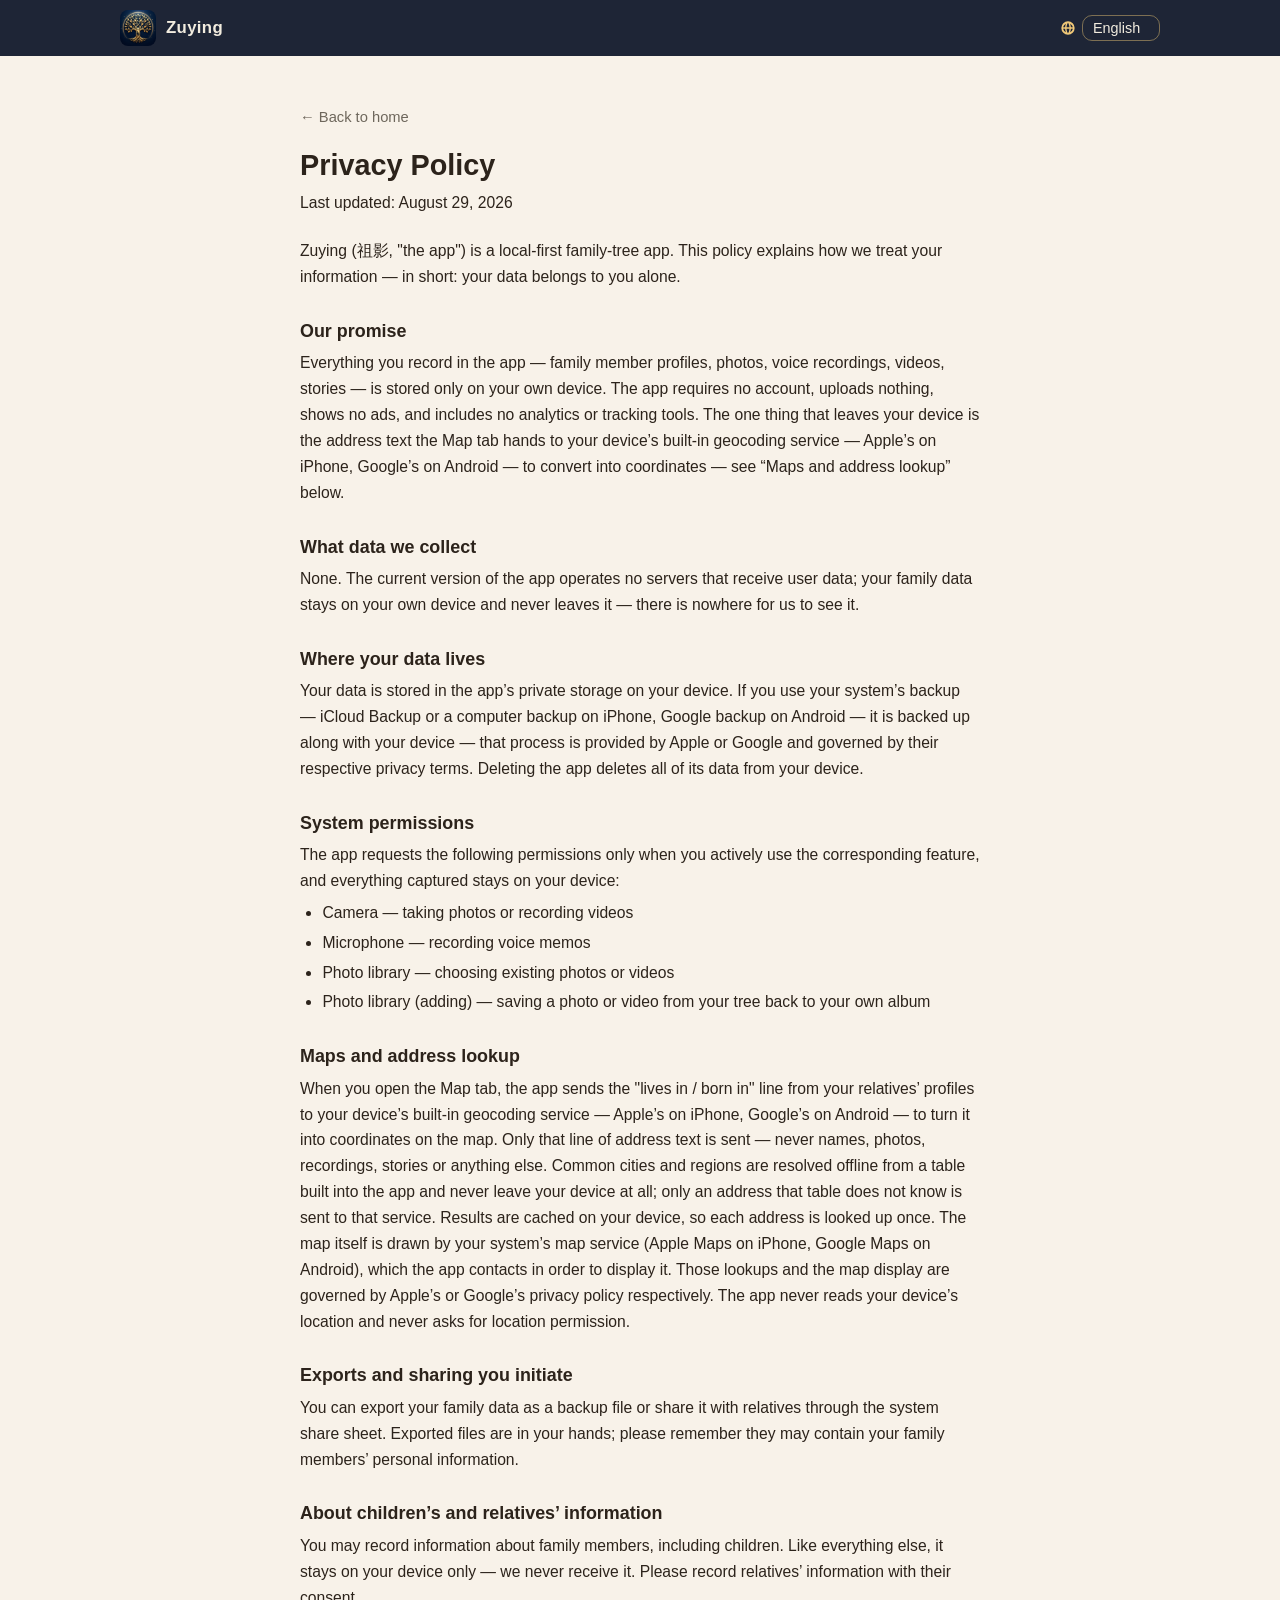
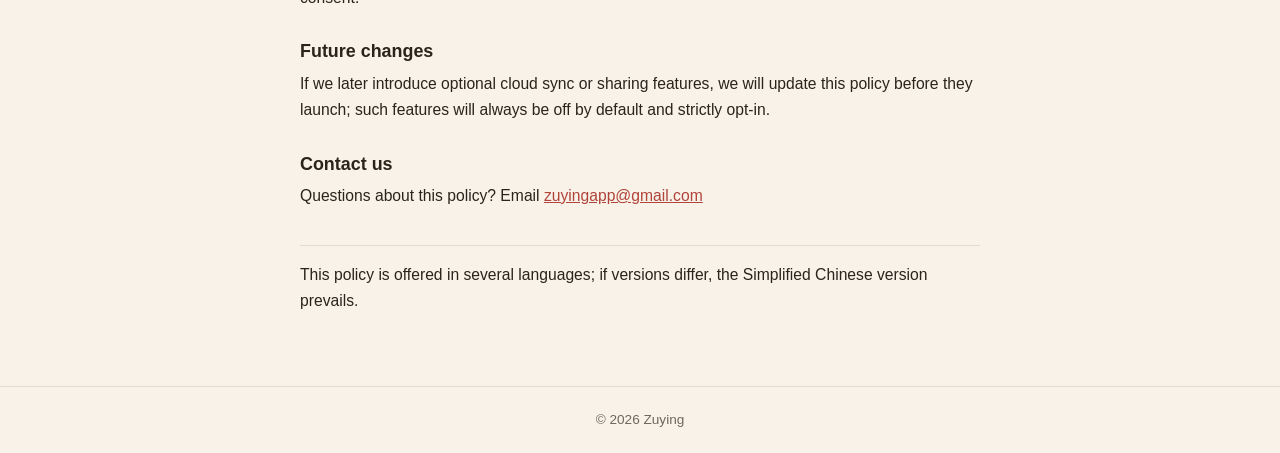
<file: privacy.html>
<!doctype html>
<html lang="zh">
<head>
<meta charset="utf-8">
<meta name="viewport" content="width=device-width, initial-scale=1">
<title>隐私政策 — 祖影</title>
<meta name="robots" content="index,follow">
<link rel="icon" href="assets/favicon.png">
<link rel="stylesheet" href="styles.css">
</head>
<body>

<header class="nav">
  <div class="nav-inner">
    <a class="brand" href="index.html">
      <img src="assets/icon-192.png" alt="祖影" width="36" height="36">
      <span class="brand-name" data-i18n="brand">祖影</span>
    </a>
    <div class="lang-wrap" style="margin-left:auto">
      <svg viewBox="0 0 24 24" width="16" height="16" aria-hidden="true"><path fill="currentColor" d="M12 2a10 10 0 1 0 0 20 10 10 0 0 0 0-20zm7.4 9h-3.1a15.6 15.6 0 0 0-1.2-5.3A8 8 0 0 1 19.4 11zM12 4.1c.9 1.2 1.9 3.4 2.2 6.9H9.8c.3-3.5 1.3-5.7 2.2-6.9zM4.6 13h3.1c.1 1.9.5 3.7 1.2 5.3A8 8 0 0 1 4.6 13zm3.1-2H4.6a8 8 0 0 1 4.3-5.3A15.6 15.6 0 0 0 7.7 11zm2.1 2h4.4c-.3 3.5-1.3 5.7-2.2 6.9-.9-1.2-1.9-3.4-2.2-6.9zm5.3 5.3c.7-1.6 1.1-3.4 1.2-5.3h3.1a8 8 0 0 1-4.3 5.3z"/></svg>
      <select id="langSelect" aria-label="Language">
        <option value="zh">简体中文</option>
        <option value="zh_Hant">繁體中文</option>
        <option value="en">English</option>
        <option value="es">Español</option>
        <option value="fr">Français</option>
        <option value="hi">हिन्दी</option>
      </select>
    </div>
  </div>
</header>

<main class="legal">
  <a class="back-link" href="index.html" data-i18n="backHome">← 返回首页</a>
  <h1 data-i18n="title">隐私政策</h1>
  <p class="legal-updated" data-i18n="updated">最后更新：2026年8月29日</p>
  <p data-i18n="intro">祖影（下称"本应用"）是一款本地优先的家族树应用。本政策说明我们如何对待你的信息——简单说：你的数据只属于你。</p>

  <h2 data-i18n="s1T">我们的承诺</h2>
  <p data-i18n="s1B">你在本应用中记录的一切——家族成员资料、照片、录音、视频、故事——全部只保存在你自己的设备上。本应用不需要注册账号，不上传数据，不含广告，也不接入任何统计或追踪工具。唯一离开设备的内容，是"地图"页把地址文字交给系统内置的地址定位服务换算坐标——iPhone 上由 Apple 提供，Android 上由 Google 提供（见下文《地图与地址定位》）。</p>

  <h2 data-i18n="s2T">我们收集哪些数据</h2>
  <p data-i18n="s2B">不收集。当前版本的本应用不运营任何接收用户数据的服务器；你的家族数据保存在你自己的设备上，从未离开过——我们没有能看到它的地方。</p>

  <h2 data-i18n="s3T">数据保存在哪里</h2>
  <p data-i18n="s3B">数据保存在你设备上本应用的专属存储空间中。如果你开启了系统备份——iPhone 上的 iCloud 备份或电脑备份，Android 上的 Google 备份——这些数据会随设备一起备份，该过程分别由 Apple 或 Google 提供，受各自的隐私条款约束。删除本应用会同时删除设备上的全部应用数据。</p>

  <h2 data-i18n="s4T">系统权限</h2>
  <p data-i18n="s4B">本应用只在你主动使用相应功能时请求以下权限，获取的内容全部保存在本地：</p>
  <ul>
    <li data-i18n="s4i1">相机——拍摄照片或录制视频</li>
    <li data-i18n="s4i2">麦克风——录制语音</li>
    <li data-i18n="s4i3">相册——选取已有的照片或视频</li>
    <li data-i18n="s4i4">相册（存入）——把家族树里的照片或视频存回你自己的相册</li>
  </ul>

  <h2 data-i18n="sMapT">地图与地址定位</h2>
  <p data-i18n="sMapB">当你打开"地图"页时，本应用会把家人资料里的"现居地／出生地"这行文字发送给设备系统内置的地址定位服务（Geocoding），换算成地图上的坐标——iPhone 上由 Apple 提供，Android 上由 Google 提供。只发送这一行地址文字——不含姓名、照片、录音、故事或任何其他内容。常见的城市和地区由应用内置的地名表离线换算，根本不会发出去；只有这张表不认识的地址才会交给该服务。换算结果缓存在你的设备上，同一个地址只查询一次。地图画面本身也由系统的地图服务绘制（iPhone 上是 Apple 地图，Android 上是 Google 地图），显示地图时会向其发出必要的网络请求。这些查询与地图显示分别受 Apple 或 Google 的隐私条款约束。本应用不读取你设备的定位，也从不请求定位权限。</p>

  <h2 data-i18n="s5T">你主动的导出与分享</h2>
  <p data-i18n="s5B">你可以把家族数据导出为备份文件，或通过系统分享发送给亲人。导出的文件由你自行保管与分享；请注意其中可能包含家人的个人信息。</p>

  <h2 data-i18n="s6T">关于儿童与家人的信息</h2>
  <p data-i18n="s6B">你可能会在应用中记录包括儿童在内的家人信息。这些信息与其他数据一样只保存在你的设备上，我们不会收到。请在征得家人同意的前提下记录他们的信息。</p>

  <h2 data-i18n="s7T">未来的变化</h2>
  <p data-i18n="s7B">如果我们将来推出可选的云端同步或分享功能，会在功能上线前更新本政策；此类功能一定默认关闭，由你主动选择开启。</p>

  <h2 data-i18n="s8T">联系我们</h2>
  <p><span data-i18n="s8B">对本政策有任何疑问，请发邮件至</span> <a href="mailto:zuyingapp@gmail.com">zuyingapp@gmail.com</a></p>

  <p class="legal-note" data-i18n="langNote">本政策提供多语言版本；如各版本之间存在出入，以简体中文版本为准。</p>
</main>

<footer class="footer">
  <span data-i18n="footer">© 2026 祖影</span>
</footer>

<script>
'use strict';
const PRIV = {
  zh: {
    docTitle: '隐私政策 — 祖影', brand: '祖影', backHome: '← 返回首页',
    title: '隐私政策', updated: '最后更新：2026年8月29日',
    intro: '祖影（下称"本应用"）是一款本地优先的家族树应用。本政策说明我们如何对待你的信息——简单说：你的数据只属于你。',
    s1T: '我们的承诺',
    s1B: '你在本应用中记录的一切——家族成员资料、照片、录音、视频、故事——全部只保存在你自己的设备上。本应用不需要注册账号，不上传数据，不含广告，也不接入任何统计或追踪工具。唯一离开设备的内容，是"地图"页把地址文字交给系统内置的地址定位服务换算坐标——iPhone 上由 Apple 提供，Android 上由 Google 提供（见下文《地图与地址定位》）。',
    s2T: '我们收集哪些数据',
    s2B: '不收集。当前版本的本应用不运营任何接收用户数据的服务器；你的家族数据保存在你自己的设备上，从未离开过——我们没有能看到它的地方。',
    s3T: '数据保存在哪里',
    s3B: '数据保存在你设备上本应用的专属存储空间中。如果你开启了系统备份——iPhone 上的 iCloud 备份或电脑备份，Android 上的 Google 备份——这些数据会随设备一起备份，该过程分别由 Apple 或 Google 提供，受各自的隐私条款约束。删除本应用会同时删除设备上的全部应用数据。',
    s4T: '系统权限',
    s4B: '本应用只在你主动使用相应功能时请求以下权限，获取的内容全部保存在本地：',
    s4i1: '相机——拍摄照片或录制视频', s4i2: '麦克风——录制语音', s4i3: '相册——选取已有的照片或视频', s4i4: '相册（存入）——把家族树里的照片或视频存回你自己的相册',
    sMapT: '地图与地址定位',
    sMapB: '当你打开"地图"页时，本应用会把家人资料里的"现居地／出生地"这行文字发送给设备系统内置的地址定位服务（Geocoding），换算成地图上的坐标——iPhone 上由 Apple 提供，Android 上由 Google 提供。只发送这一行地址文字——不含姓名、照片、录音、故事或任何其他内容。常见的城市和地区由应用内置的地名表离线换算，根本不会发出去；只有这张表不认识的地址才会交给该服务。换算结果缓存在你的设备上，同一个地址只查询一次。地图画面本身也由系统的地图服务绘制（iPhone 上是 Apple 地图，Android 上是 Google 地图），显示地图时会向其发出必要的网络请求。这些查询与地图显示分别受 Apple 或 Google 的隐私条款约束。本应用不读取你设备的定位，也从不请求定位权限。',
    s5T: '你主动的导出与分享',
    s5B: '你可以把家族数据导出为备份文件，或通过系统分享发送给亲人。导出的文件由你自行保管与分享；请注意其中可能包含家人的个人信息。',
    s6T: '关于儿童与家人的信息',
    s6B: '你可能会在应用中记录包括儿童在内的家人信息。这些信息与其他数据一样只保存在你的设备上，我们不会收到。请在征得家人同意的前提下记录他们的信息。',
    s7T: '未来的变化',
    s7B: '如果我们将来推出可选的云端同步或分享功能，会在功能上线前更新本政策；此类功能一定默认关闭，由你主动选择开启。',
    s8T: '联系我们', s8B: '对本政策有任何疑问，请发邮件至',
    langNote: '本政策提供多语言版本；如各版本之间存在出入，以简体中文版本为准。',
    footer: '© 2026 祖影',
  },
  zh_Hant: {
    docTitle: '隱私政策 — 祖影', brand: '祖影', backHome: '← 返回首頁',
    title: '隱私政策', updated: '最後更新：2026年8月29日',
    intro: '祖影（下稱「本應用程式」）是一款本地優先的家族樹應用程式。本政策說明我們如何對待你的資訊——簡單說：你的資料只屬於你。',
    s1T: '我們的承諾',
    s1B: '你在本應用程式中記錄的一切——家族成員資料、照片、錄音、影片、故事——全部只保存在你自己的裝置上。本應用程式不需要註冊帳號，不上傳資料，不含廣告，也不接入任何統計或追蹤工具。唯一離開裝置的內容，是「地圖」頁把地址文字交給系統內建的地址定位服務換算座標——iPhone 上由 Apple 提供，Android 上由 Google 提供（見下文〈地圖與地址定位〉）。',
    s2T: '我們收集哪些資料',
    s2B: '不收集。目前版本的本應用程式不營運任何接收使用者資料的伺服器；你的家族資料保存在你自己的裝置上，從未離開——我們沒有能看到它的地方。',
    s3T: '資料保存在哪裡',
    s3B: '資料保存在你裝置上本應用程式的專屬儲存空間中。如果你開啟了系統備份——iPhone 上的 iCloud 備份或電腦備份，Android 上的 Google 備份——這些資料會隨裝置一起備份，該過程分別由 Apple 或 Google 提供，受各自的隱私條款約束。刪除本應用程式會同時刪除裝置上的全部應用資料。',
    s4T: '系統權限',
    s4B: '本應用程式只在你主動使用相應功能時請求以下權限，取得的內容全部保存在本地：',
    s4i1: '相機——拍攝照片或錄製影片', s4i2: '麥克風——錄製語音', s4i3: '相簿——選取已有的照片或影片', s4i4: '相簿（存入）——把家族樹裡的照片或影片存回你自己的相簿',
    sMapT: '地圖與地址定位',
    sMapB: '當你開啟「地圖」頁時，本應用會把家人資料裡的「現居地／出生地」這行文字傳送給裝置系統內建的地址定位服務（Geocoding），換算成地圖上的座標——iPhone 上由 Apple 提供，Android 上由 Google 提供。只傳送這一行地址文字——不含姓名、照片、錄音、故事或任何其他內容。常見的城市與地區由應用程式內建的地名表離線換算，根本不會傳送出去；只有這張表不認識的地址才會交給該服務。換算結果會快取在你的裝置上，同一個地址只查詢一次。地圖畫面本身也由系統的地圖服務繪製（iPhone 上是 Apple 地圖，Android 上是 Google 地圖），顯示地圖時會向其發出必要的網路請求。這些查詢與地圖顯示分別受 Apple 或 Google 的隱私條款約束。本應用不讀取你裝置的定位，也從不請求定位權限。',
    s5T: '你主動的匯出與分享',
    s5B: '你可以把家族資料匯出為備份檔案，或透過系統分享傳送給親人。匯出的檔案由你自行保管與分享；請注意其中可能包含家人的個人資訊。',
    s6T: '關於兒童與家人的資訊',
    s6B: '你可能會在應用程式中記錄包括兒童在內的家人資訊。這些資訊與其他資料一樣只保存在你的裝置上，我們不會收到。請在徵得家人同意的前提下記錄他們的資訊。',
    s7T: '未來的變化',
    s7B: '如果我們將來推出可選的雲端同步或分享功能，會在功能上線前更新本政策；此類功能一定預設關閉，由你主動選擇開啟。',
    s8T: '聯絡我們', s8B: '對本政策有任何疑問，請寄郵件至',
    langNote: '本政策提供多語言版本；如各版本之間存在出入，以簡體中文版本為準。',
    footer: '© 2026 祖影',
  },
  en: {
    docTitle: 'Privacy Policy — Zuying', brand: 'Zuying', backHome: '← Back to home',
    title: 'Privacy Policy', updated: 'Last updated: August 29, 2026',
    intro: 'Zuying (祖影, "the app") is a local-first family-tree app. This policy explains how we treat your information — in short: your data belongs to you alone.',
    s1T: 'Our promise',
    s1B: 'Everything you record in the app — family member profiles, photos, voice recordings, videos, stories — is stored only on your own device. The app requires no account, uploads nothing, shows no ads, and includes no analytics or tracking tools. The one thing that leaves your device is the address text the Map tab hands to your device’s built-in geocoding service — Apple’s on iPhone, Google’s on Android — to convert into coordinates — see “Maps and address lookup” below.',
    s2T: 'What data we collect',
    s2B: 'None. The current version of the app operates no servers that receive user data; your family data stays on your own device and never leaves it — there is nowhere for us to see it.',
    s3T: 'Where your data lives',
    s3B: 'Your data is stored in the app’s private storage on your device. If you use your system’s backup — iCloud Backup or a computer backup on iPhone, Google backup on Android — it is backed up along with your device — that process is provided by Apple or Google and governed by their respective privacy terms. Deleting the app deletes all of its data from your device.',
    s4T: 'System permissions',
    s4B: 'The app requests the following permissions only when you actively use the corresponding feature, and everything captured stays on your device:',
    s4i1: 'Camera — taking photos or recording videos',
    s4i2: 'Microphone — recording voice memos',
    s4i3: 'Photo library — choosing existing photos or videos',
    s4i4: 'Photo library (adding) — saving a photo or video from your tree back to your own album',
    sMapT: 'Maps and address lookup',
    sMapB: 'When you open the Map tab, the app sends the "lives in / born in" line from your relatives’ profiles to your device’s built-in geocoding service — Apple’s on iPhone, Google’s on Android — to turn it into coordinates on the map. Only that line of address text is sent — never names, photos, recordings, stories or anything else. Common cities and regions are resolved offline from a table built into the app and never leave your device at all; only an address that table does not know is sent to that service. Results are cached on your device, so each address is looked up once. The map itself is drawn by your system’s map service (Apple Maps on iPhone, Google Maps on Android), which the app contacts in order to display it. Those lookups and the map display are governed by Apple’s or Google’s privacy policy respectively. The app never reads your device’s location and never asks for location permission.',
    s5T: 'Exports and sharing you initiate',
    s5B: 'You can export your family data as a backup file or share it with relatives through the system share sheet. Exported files are in your hands; please remember they may contain your family members’ personal information.',
    s6T: 'About children’s and relatives’ information',
    s6B: 'You may record information about family members, including children. Like everything else, it stays on your device only — we never receive it. Please record relatives’ information with their consent.',
    s7T: 'Future changes',
    s7B: 'If we later introduce optional cloud sync or sharing features, we will update this policy before they launch; such features will always be off by default and strictly opt-in.',
    s8T: 'Contact us', s8B: 'Questions about this policy? Email',
    langNote: 'This policy is offered in several languages; if versions differ, the Simplified Chinese version prevails.',
    footer: '© 2026 Zuying',
  },
  es: {
    docTitle: 'Política de privacidad — Zuying', brand: 'Zuying', backHome: '← Volver al inicio',
    title: 'Política de privacidad', updated: 'Última actualización: 29 de agosto de 2026',
    intro: 'Zuying (祖影, «la app») es una app de árbol genealógico local-first. Esta política explica cómo tratamos tu información; en resumen: tus datos te pertenecen solo a ti.',
    s1T: 'Nuestro compromiso',
    s1B: 'Todo lo que registras en la app —perfiles de familiares, fotos, grabaciones de voz, vídeos, historias— se guarda únicamente en tu propio dispositivo. La app no requiere cuenta, no sube nada, no muestra anuncios y no incluye herramientas de análisis ni de rastreo. Lo único que sale de tu dispositivo es el texto de la dirección que la pestaña Mapa entrega al servicio de geocodificación integrado en el sistema —el de Apple en iPhone, el de Google en Android— para convertirlo en coordenadas: consulta «Mapa y localización de direcciones» más abajo.',
    s2T: 'Qué datos recogemos',
    s2B: 'Ninguno. La versión actual de la app no opera servidores que reciban datos de usuarios; tus datos familiares permanecen en tu dispositivo y nunca salen de él: no hay ningún sitio donde podamos verlos.',
    s3T: 'Dónde viven tus datos',
    s3B: 'Tus datos se guardan en el almacenamiento privado de la app en tu dispositivo. Si usas la copia de seguridad del sistema —la de iCloud o del ordenador en iPhone, la de Google en Android—, se respaldan junto con tu dispositivo; ese proceso lo proporciona Apple o Google y se rige por sus respectivos términos de privacidad. Eliminar la app elimina todos sus datos del dispositivo.',
    s4T: 'Permisos del sistema',
    s4B: 'La app solicita los siguientes permisos solo cuando usas la función correspondiente, y todo lo capturado permanece en tu dispositivo:',
    s4i1: 'Cámara — tomar fotos o grabar vídeos',
    s4i2: 'Micrófono — grabar notas de voz',
    s4i3: 'Fototeca — elegir fotos o vídeos existentes',
    s4i4: 'Fototeca (añadir) — guardar en tu álbum una foto o un vídeo de tu árbol',
    sMapT: 'Mapa y localización de direcciones',
    sMapB: 'Cuando abres la pestaña Mapa, la aplicación envía la línea de «residencia actual / lugar de nacimiento» de las fichas de tus familiares al servicio de geocodificación integrado en el sistema —el de Apple en iPhone, el de Google en Android—, para convertirla en coordenadas del mapa. Solo se envía esa línea de dirección: nunca nombres, fotos, grabaciones, historias ni ninguna otra cosa. Las ciudades y regiones habituales se resuelven sin conexión con una tabla incluida en la aplicación y no salen de tu dispositivo; solo se envía a ese servicio una dirección que esa tabla no conozca. Los resultados se guardan en tu dispositivo, de modo que cada dirección se consulta una sola vez. El mapa en sí lo dibuja el servicio de mapas del sistema (Apple Maps en iPhone, Google Maps en Android), con el que la aplicación se comunica para mostrarlo. Esas consultas y la visualización del mapa se rigen por la política de privacidad de Apple o de Google, según corresponda. La aplicación nunca lee la ubicación de tu dispositivo ni pide permiso de ubicación.',
    s5T: 'Exportaciones y compartición que tú inicias',
    s5B: 'Puedes exportar tus datos familiares como archivo de copia de seguridad o compartirlos con tus parientes. Los archivos exportados quedan en tus manos; recuerda que pueden contener información personal de tus familiares.',
    s6T: 'Sobre la información de menores y familiares',
    s6B: 'Puedes registrar información de familiares, incluidos menores. Como todo lo demás, permanece solo en tu dispositivo: nunca la recibimos. Registra la información de tus parientes con su consentimiento.',
    s7T: 'Cambios futuros',
    s7B: 'Si más adelante añadimos funciones opcionales de sincronización o compartición en la nube, actualizaremos esta política antes de lanzarlas; esas funciones estarán siempre desactivadas por defecto.',
    s8T: 'Contacto', s8B: '¿Preguntas sobre esta política? Escribe a',
    langNote: 'Esta política se ofrece en varios idiomas; en caso de discrepancia, prevalece la versión en chino simplificado.',
    footer: '© 2026 Zuying',
  },
  fr: {
    docTitle: 'Politique de confidentialité — Zuying', brand: 'Zuying', backHome: '← Retour à l’accueil',
    title: 'Politique de confidentialité', updated: 'Dernière mise à jour : 29 août 2026',
    intro: 'Zuying (祖影, « l’app ») est une app d’arbre généalogique « local d’abord ». Cette politique explique comment nous traitons vos informations — en bref : vos données n’appartiennent qu’à vous.',
    s1T: 'Notre engagement',
    s1B: 'Tout ce que vous enregistrez dans l’app — profils de proches, photos, enregistrements vocaux, vidéos, histoires — est stocké uniquement sur votre propre appareil. L’app ne demande aucun compte, n’envoie rien, n’affiche aucune publicité et n’intègre aucun outil d’analyse ou de pistage. La seule chose qui quitte votre appareil est le texte de l’adresse que l’onglet Carte confie au service de géocodage intégré au système — celui d’Apple sur iPhone, celui de Google sur Android — pour le convertir en coordonnées — voir « Carte et localisation des adresses » ci-dessous.',
    s2T: 'Quelles données nous collectons',
    s2B: 'Aucune. La version actuelle de l’app n’exploite aucun serveur recevant des données d’utilisateurs ; vos données familiales restent sur votre appareil et ne le quittent jamais — nous n’avons nulle part où les voir.',
    s3T: 'Où vivent vos données',
    s3B: 'Vos données sont stockées dans l’espace privé de l’app sur votre appareil. Si vous utilisez la sauvegarde du système — sauvegarde iCloud ou sur ordinateur sur iPhone, sauvegarde Google sur Android — elles sont sauvegardées avec votre appareil ; ce processus est fourni par Apple ou Google et régi par leurs conditions de confidentialité respectives. Supprimer l’app supprime toutes ses données de l’appareil.',
    s4T: 'Autorisations système',
    s4B: 'L’app ne demande les autorisations suivantes que lorsque vous utilisez la fonction correspondante, et tout ce qui est capturé reste sur votre appareil :',
    s4i1: 'Appareil photo — prendre des photos ou filmer',
    s4i2: 'Micro — enregistrer des mémos vocaux',
    s4i3: 'Photothèque — choisir des photos ou vidéos existantes',
    s4i4: 'Photothèque (ajout) — enregistrer dans votre album une photo ou une vidéo de votre arbre',
    sMapT: 'Carte et localisation des adresses',
    sMapB: 'Lorsque vous ouvrez l’onglet Carte, l’application envoie la ligne « lieu de résidence / lieu de naissance » des fiches de vos proches au service de géocodage intégré au système — celui d’Apple sur iPhone, celui de Google sur Android — afin de la convertir en coordonnées sur la carte. Seule cette ligne d’adresse est transmise — jamais les noms, les photos, les enregistrements, les récits ni quoi que ce soit d’autre. Les villes et régions courantes sont résolues hors ligne à partir d’une table intégrée à l’application et ne quittent jamais votre appareil ; seule une adresse que cette table ne connaît pas est envoyée à ce service. Les résultats sont conservés sur votre appareil : chaque adresse n’est recherchée qu’une fois. La carte elle-même est dessinée par le service de cartographie du système (Apple Plans sur iPhone, Google Maps sur Android), que l’application contacte pour l’afficher. Ces recherches et l’affichage de la carte sont régis par la politique de confidentialité d’Apple ou de Google, selon le cas. L’application ne lit jamais la position de votre appareil et ne demande aucune autorisation de localisation.',
    s5T: 'Exports et partages à votre initiative',
    s5B: 'Vous pouvez exporter vos données familiales en fichier de sauvegarde ou les partager avec vos proches. Les fichiers exportés sont entre vos mains ; n’oubliez pas qu’ils peuvent contenir des informations personnelles de votre famille.',
    s6T: 'Informations sur les enfants et les proches',
    s6B: 'Vous pouvez enregistrer des informations sur des proches, y compris des enfants. Comme tout le reste, elles restent uniquement sur votre appareil — nous ne les recevons jamais. Enregistrez les informations de vos proches avec leur accord.',
    s7T: 'Évolutions futures',
    s7B: 'Si nous proposons un jour des fonctions optionnelles de synchronisation ou de partage dans le cloud, nous mettrons cette politique à jour avant leur lancement ; ces fonctions seront toujours désactivées par défaut.',
    s8T: 'Nous contacter', s8B: 'Des questions sur cette politique ? Écrivez à',
    langNote: 'Cette politique est proposée en plusieurs langues ; en cas de divergence, la version en chinois simplifié prévaut.',
    footer: '© 2026 Zuying',
  },
  hi: {
    docTitle: 'गोपनीयता नीति — Zuying', brand: 'Zuying', backHome: '← मुखपृष्ठ पर लौटें',
    title: 'गोपनीयता नीति', updated: 'अंतिम अद्यतन: 29 अगस्त 2026',
    intro: 'Zuying (祖影, "ऐप") एक लोकल-फ़र्स्ट वंश-वृक्ष ऐप है। यह नीति बताती है कि हम आपकी जानकारी के साथ कैसा व्यवहार करते हैं — संक्षेप में: आपका डेटा केवल आपका है।',
    s1T: 'हमारा वचन',
    s1B: 'ऐप में आप जो भी दर्ज करते हैं — परिवारजनों की जानकारी, तस्वीरें, आवाज़ की रिकॉर्डिंग, वीडियो, कहानियाँ — सब कुछ केवल आपके अपने डिवाइस पर सहेजा जाता है। ऐप में खाते की ज़रूरत नहीं, कुछ भी अपलोड नहीं होता, कोई विज्ञापन नहीं, और कोई एनालिटिक्स या ट्रैकिंग टूल नहीं है। आपके डिवाइस से बाहर जाने वाली एकमात्र चीज़ वह पता-पाठ है जिसे "मानचित्र" टैब निर्देशांक में बदलने के लिए सिस्टम की अंतर्निहित जियोकोडिंग सेवा को भेजता है — iPhone पर Apple की, Android पर Google की — नीचे "मानचित्र और पते की खोज" देखें।',
    s2T: 'हम कौन-सा डेटा एकत्र करते हैं',
    s2B: 'कोई नहीं। ऐप का वर्तमान संस्करण ऐसा कोई सर्वर नहीं चलाता जो उपयोगकर्ता डेटा प्राप्त करे; आपका पारिवारिक डेटा आपके अपने डिवाइस पर रहता है और कभी बाहर नहीं जाता — हमारे पास उसे देखने की कोई जगह ही नहीं है।',
    s3T: 'आपका डेटा कहाँ रहता है',
    s3B: 'आपका डेटा आपके डिवाइस पर ऐप के निजी स्टोरेज में रहता है। यदि आप सिस्टम बैकअप का उपयोग करते हैं — iPhone पर iCloud बैकअप या कंप्यूटर बैकअप, Android पर Google बैकअप — तो यह डिवाइस के साथ बैकअप होता है; यह प्रक्रिया Apple या Google प्रदान करता है और उनकी अपनी-अपनी गोपनीयता शर्तों के अधीन है। ऐप हटाने पर डिवाइस से उसका सारा डेटा हट जाता है।',
    s4T: 'सिस्टम अनुमतियाँ',
    s4B: 'ऐप निम्न अनुमतियाँ केवल तभी माँगता है जब आप संबंधित सुविधा का उपयोग करते हैं, और सब कुछ आपके डिवाइस पर ही रहता है:',
    s4i1: 'कैमरा — फ़ोटो लेना या वीडियो रिकॉर्ड करना',
    s4i2: 'माइक्रोफ़ोन — आवाज़ रिकॉर्ड करना',
    s4i3: 'फ़ोटो लाइब्रेरी — मौजूदा फ़ोटो या वीडियो चुनना',
    s4i4: 'फ़ोटो लाइब्रेरी (जोड़ना) — अपने वंश-वृक्ष की कोई तस्वीर या वीडियो अपने एलबम में सहेजना',
    sMapT: 'मानचित्र और पते की खोज',
    sMapB: 'जब आप "मानचित्र" टैब खोलते हैं, ऐप आपके परिजनों की प्रोफ़ाइल में लिखा "वर्तमान निवास / जन्मस्थान" पाठ सिस्टम की अंतर्निहित जियोकोडिंग सेवा को भेजता है — iPhone पर Apple की, Android पर Google की, ताकि उसे मानचित्र के निर्देशांकों में बदला जा सके। केवल पते की वह पंक्ति भेजी जाती है — नाम, तस्वीरें, रिकॉर्डिंग, कहानियाँ या कुछ और कभी नहीं। आम शहर और क्षेत्र ऐप में शामिल एक तालिका से ऑफ़लाइन ही हल हो जाते हैं और आपके डिवाइस से बाहर जाते ही नहीं; केवल वही पता उस सेवा को भेजा जाता है जिसे वह तालिका नहीं जानती। परिणाम आपके डिवाइस पर सहेजे जाते हैं, इसलिए हर पता एक ही बार खोजा जाता है। मानचित्र स्वयं सिस्टम की मानचित्र सेवा द्वारा बनाया जाता है (iPhone पर Apple Maps, Android पर Google Maps), जिससे ऐप उसे दिखाने के लिए संपर्क करता है। ये खोजें और मानचित्र का प्रदर्शन क्रमशः Apple या Google की गोपनीयता नीति के अधीन हैं। ऐप आपके डिवाइस की लोकेशन कभी नहीं पढ़ता और लोकेशन अनुमति कभी नहीं माँगता।',
    s5T: 'आपके द्वारा किया गया निर्यात और साझा करना',
    s5B: 'आप अपना पारिवारिक डेटा बैकअप फ़ाइल के रूप में निर्यात कर सकते हैं या परिजनों के साथ साझा कर सकते हैं। निर्यात की गई फ़ाइलें आपके हाथ में हैं; ध्यान रखें कि उनमें परिवारजनों की व्यक्तिगत जानकारी हो सकती है।',
    s6T: 'बच्चों और परिजनों की जानकारी',
    s6B: 'आप बच्चों समेत परिवारजनों की जानकारी दर्ज कर सकते हैं। बाकी सब की तरह यह भी केवल आपके डिवाइस पर रहती है — हमें कभी नहीं मिलती। कृपया परिजनों की जानकारी उनकी सहमति से दर्ज करें।',
    s7T: 'भविष्य के बदलाव',
    s7B: 'यदि हम आगे वैकल्पिक क्लाउड सिंक या साझाकरण सुविधाएँ लाते हैं, तो लॉन्च से पहले यह नीति अद्यतन करेंगे; ऐसी सुविधाएँ हमेशा डिफ़ॉल्ट रूप से बंद रहेंगी।',
    s8T: 'संपर्क करें', s8B: 'इस नीति के बारे में प्रश्न? ईमेल करें',
    langNote: 'यह नीति कई भाषाओं में उपलब्ध है; संस्करणों में अंतर होने पर सरलीकृत चीनी संस्करण मान्य होगा।',
    footer: '© 2026 Zuying',
  },
};

const LANGS = ['zh', 'zh_Hant', 'en', 'es', 'fr', 'hi'];
const LANG_KEY = 'zuying_web_lang';
let lang = (() => {
  // ?lang= wins over everything. The app links here with the language the
  // reader picked INSIDE 祖影, which the browser has no way to know: someone
  // on an English phone who set the app to 中文 would otherwise be handed the
  // English policy by their own browser.
  const asked = new URLSearchParams(location.search).get('lang');
  if (asked && LANGS.includes(asked)) {
    // Remembered, so 返回首页 lands on the home page in the same language
    // instead of falling back to whatever the browser prefers.
    try { localStorage.setItem(LANG_KEY, asked); } catch (e) { /* private mode */ }
    return asked;
  }

  const saved = localStorage.getItem(LANG_KEY);
  if (saved && LANGS.includes(saved)) return saved;
  for (const raw of (navigator.languages || [navigator.language || 'en'])) {
    const l = raw.toLowerCase();
    if (l.startsWith('zh')) {
      return (l.includes('hant') || l.includes('tw') || l.includes('hk') || l.includes('mo'))
        ? 'zh_Hant' : 'zh';
    }
    for (const code of ['en', 'es', 'fr', 'hi']) if (l.startsWith(code)) return code;
  }
  return 'en';
})();

function apply() {
  document.documentElement.lang = { zh: 'zh-CN', zh_Hant: 'zh-Hant' }[lang] || lang;
  document.title = PRIV[lang].docTitle;
  document.querySelectorAll('[data-i18n]').forEach((el) => {
    const v = PRIV[lang][el.dataset.i18n];
    if (v) el.textContent = v;
  });
  const sel = document.getElementById('langSelect');
  if (sel.value !== lang) sel.value = lang;
}
document.getElementById('langSelect').addEventListener('change', (e) => {
  lang = e.target.value;
  localStorage.setItem(LANG_KEY, lang);
  apply();
});
apply();
</script>
</body>
</html>
</file>
<file: styles.css>
/* 祖影 Echo — marketing site. Brand: navy night sky + golden tree (app icon),
   section surfaces echo the app's 雅纸 paper tones. */

* { margin: 0; padding: 0; box-sizing: border-box; }
[hidden] { display: none !important; }

:root {
  --navy: #0b1427;
  --navy-2: #131f3a;
  --gold: #d9a441;
  --gold-soft: #f0c878;
  --paper: #f8f2e9;
  --card: #fffdf8;
  --ink: #2c231b;
  --dim: #6e675c;
  --line: #e3dbcb;
  --cinnabar: #b0433a;
  --jade: #5f8468;
  --radius: 16px;
  --maxw: 1080px;
}

html { scroll-behavior: smooth; }

body {
  font-family: -apple-system, BlinkMacSystemFont, "PingFang SC", "PingFang TC",
    "Hiragino Sans GB", "Noto Sans SC", "Noto Sans Devanagari",
    "Segoe UI", Roboto, sans-serif;
  color: var(--ink);
  background: var(--paper);
  line-height: 1.65;
}

img { max-width: 100%; display: block; }
a { color: inherit; text-decoration: none; }

h1, h2, h3 { line-height: 1.25; font-weight: 700; }
h2 { font-size: clamp(1.5rem, 3.2vw, 2.1rem); text-align: center; }
.section-sub {
  text-align: center; color: var(--dim); max-width: 620px;
  margin: 12px auto 0; font-size: 1.02rem;
}

/* ---------- nav ---------- */
.nav {
  position: sticky; top: 0; z-index: 50;
  background: rgba(11, 20, 39, 0.92);
  backdrop-filter: blur(10px);
  color: #f2ecdf;
}
.nav-inner {
  max-width: var(--maxw); margin: 0 auto; padding: 10px 20px;
  display: flex; align-items: center; gap: 20px;
}
.brand { display: flex; align-items: center; gap: 10px; font-weight: 700; }
.brand img { border-radius: 8px; }
.brand-name { font-size: 1.05rem; letter-spacing: .02em; }
.nav-links { display: flex; gap: 18px; margin-left: auto; font-size: .95rem; }
.nav-links a { opacity: .85; }
.nav-links a:hover { opacity: 1; color: var(--gold-soft); }
.lang-wrap {
  display: flex; align-items: center; gap: 6px;
  color: var(--gold-soft);
}
.lang-wrap select {
  appearance: none; -webkit-appearance: none;
  background: transparent; color: #f2ecdf;
  border: 1px solid rgba(240, 200, 120, .45); border-radius: 10px;
  padding: 4px 10px; font-size: .9rem; cursor: pointer;
}
.lang-wrap select:focus { outline: 2px solid var(--gold); }
.lang-wrap option { color: #222; }

@media (max-width: 640px) {
  .nav-links { display: none; }
  .lang-wrap { margin-left: auto; }
}

/* ---------- hero ---------- */
.hero {
  background:
    radial-gradient(1200px 500px at 70% -10%, #22345c 0%, transparent 60%),
    var(--navy);
  color: #f2ecdf;
  overflow: hidden;
}
.hero-inner {
  max-width: var(--maxw); margin: 0 auto; padding: 72px 20px 80px;
  display: grid; grid-template-columns: 1.15fr .85fr; gap: 40px;
  align-items: center;
}
.hero-copy h1 {
  font-size: clamp(1.9rem, 4.5vw, 3rem);
  background: linear-gradient(120deg, #f7e7bd, var(--gold) 70%);
  -webkit-background-clip: text; background-clip: text;
  -webkit-text-fill-color: transparent;
}
.hero-sub {
  margin-top: 18px; font-size: 1.08rem; opacity: .88; max-width: 520px;
}
.hero-art { display: flex; justify-content: center; }
.hero-img {
  width: min(340px, 80%);
  border-radius: 24px;
  box-shadow: 0 24px 60px rgba(0, 0, 0, .45);
}
@media (max-width: 760px) {
  .hero-inner { grid-template-columns: 1fr; padding: 48px 20px 56px; }
  .hero-art { order: -1; }
  .hero-img { width: min(240px, 62%); }
}

/* hero CTA */
.hero-cta { margin-top: 24px; display: flex; gap: 14px; flex-wrap: wrap; align-items: center; }
/* Official App Store badge, served from Apple's marketing toolbox. Their terms:
   don't recolour, rotate, or add effects to the artwork, keep it at least 40px
   tall, and leave clear space of 10% of its height (4px) around it. The hover
   lift moves the badge; it does not alter it. */
.badge-btn { display: inline-block; line-height: 0; padding: 4px; transition: transform .15s ease; }
.badge-btn:hover { transform: translateY(-2px); }
.badge-btn img { display: block; height: 40px; width: auto; }

/* Secondary CTA. The gold button now goes to the App Store, so the demo link
   steps back to an outline — same size and baseline, no second gold surface
   competing with the primary action. */
.cta-ghost {
  display: inline-block;
  color: #f2ecdf; font-weight: 600; font-size: 1.02rem;
  border: 1px solid rgba(242,236,223,.38); border-radius: 14px;
  padding: 11px 22px;
  transition: border-color .15s ease, transform .15s ease;
}
.cta-ghost:hover { border-color: rgba(242,236,223,.7); transform: translateY(-2px); }

/* ---------- features ---------- */
.features { max-width: var(--maxw); margin: 0 auto; padding: 72px 20px 24px; }
.feat-grid {
  margin-top: 40px;
  display: grid; grid-template-columns: repeat(3, 1fr); gap: 20px;
}
.feat {
  background: var(--card); border: 1px solid var(--line);
  border-radius: var(--radius); padding: 26px 24px;
  transition: transform .15s ease, box-shadow .15s ease;
}
.feat:hover { transform: translateY(-3px); box-shadow: 0 12px 28px rgba(44, 35, 27, .08); }
.feat-icon { font-size: 1.7rem; }
.feat h3 { margin: 20px 0 8px; font-size: 1.08rem; }
.feat p { color: var(--dim); font-size: .95rem; }
@media (max-width: 900px) { .feat-grid { grid-template-columns: repeat(2, 1fr); } }
@media (max-width: 560px) { .feat-grid { grid-template-columns: 1fr; } }

/* ---------- real screenshots ---------- */
/* wider than --maxw to keep a generous gallery viewport on desktop */
.shots { padding: 72px 0 24px; max-width: 1240px; margin: 0 auto; }
.shots-strip {
  display: flex; gap: 22px; margin-top: 36px;
  overflow-x: auto; padding: 8px 20px 18px;
  scroll-snap-type: x mandatory;
  -webkit-overflow-scrolling: touch;
  scrollbar-width: none; /* replaced by the branded scrubber below */
}
.shots-strip::-webkit-scrollbar { display: none; }
.shots-strip.is-scrubbing { scroll-snap-type: none; }
.shot {
  flex: none; width: 218px; scroll-snap-align: center;
  text-align: center;
}
/* center the strip when it fits; auto margins collapse safely when it overflows */
.shot:first-child { margin-left: auto; }
.shot:last-child { margin-right: auto; }
.shot img {
  width: 100%; border-radius: 26px;
  border: 6px solid #10131c;
  box-shadow: 0 14px 34px rgba(16, 19, 28, .22);
}
.shot figcaption { margin-top: 10px; color: var(--dim); font-size: .88rem; }

.shots-scrubber {
  width: min(560px, calc(100% - 40px));
  margin: 8px auto 0;
}
.shots-scrubber-label {
  position: absolute; width: 1px; height: 1px;
  padding: 0; margin: -1px; overflow: hidden;
  clip: rect(0, 0, 0, 0); white-space: nowrap; border: 0;
}
.shots-scrubber-track {
  position: relative; height: 8px;
  border: 1px solid var(--line); border-radius: 999px;
  background: rgba(255, 253, 248, .72);
  box-shadow: inset 0 1px 3px rgba(44, 35, 27, .06);
  cursor: pointer; touch-action: none; user-select: none;
}
.shots-scrubber-track:focus-visible {
  outline: 3px solid rgba(217, 164, 65, .32);
  outline-offset: 3px;
}
.shots-scrubber-thumb {
  position: absolute; top: -1px; left: 0; bottom: -1px;
  min-width: 54px; border-radius: 999px;
  background: linear-gradient(135deg, var(--navy-2), var(--navy));
  border: 1px solid rgba(240, 200, 120, .5);
  box-shadow: 0 4px 12px rgba(11, 20, 39, .2);
  cursor: grab; will-change: transform;
}
.shots-scrubber-track.is-dragging,
.shots-scrubber-track.is-dragging .shots-scrubber-thumb { cursor: grabbing; }
.shots-scrubber.is-disabled { visibility: hidden; pointer-events: none; }

@media (max-width: 560px) {
  .shots-scrubber { margin-top: 4px; }
}

/* ---------- demo / simulator ---------- */
.demo { padding: 72px 20px 24px; max-width: var(--maxw); margin: 0 auto; }
.demo-stage { display: flex; flex-direction: column; align-items: center; margin-top: 36px; }
.demo-note { margin-top: 18px; color: var(--dim); font-size: .9rem; text-align: center; padding: 0 12px; max-width: 560px; }

.phone {
  position: relative;
  width: min(540px, 96vw); aspect-ratio: 390 / 660;
  border-radius: 40px;
  border: 1px solid var(--line);
  box-shadow: 0 24px 60px rgba(44, 35, 27, .14);
  overflow: hidden;
  background: var(--ph-bg);
  transition: background .3s ease;
  /* per-style palette (set by data-style) */
  --ph-bg: #f5f6f8; --ph-card: #ffffff; --ph-ink: #191b20;
  --ph-dim: #5a5f6a; --ph-line: #d8dbe3; --ph-accent: #5b5fef;
  --ph-chip: #f0f1f5;
}
.phone[data-style="glass"] {
  --ph-bg: #0d1120; --ph-card: #1b2136; --ph-ink: #f2f4ff;
  --ph-dim: #a9b0c6; --ph-line: #3a415c; --ph-accent: #ff6e61;
  --ph-chip: #262d47;
}
.phone[data-style="candy"] {
  --ph-bg: #fff4ec; --ph-card: #ffffff; --ph-ink: #33231c;
  --ph-dim: #7a6257; --ph-line: #f0d5bd; --ph-accent: #ff6b4a;
  --ph-chip: #fbeadd;
}
.phone[data-style="paper"] {
  --ph-bg: #f4f0e6; --ph-card: #fcfaf3; --ph-ink: #2b2620;
  --ph-dim: #6e675c; --ph-line: #d5cdb9; --ph-accent: #c3392b;
  --ph-chip: #ebe5d5;
}

.phone-top {
  display: flex; align-items: center; justify-content: space-between;
  position: relative; z-index: 8; height: 52px;
  padding: 12px 18px 8px; color: var(--ph-ink);
  background: var(--ph-bg);
}
.phone-title { font-weight: 700; font-size: 1rem; letter-spacing: .06em; }
.style-dots { display: flex; gap: 8px; }
.dot {
  width: 18px; height: 18px; border-radius: 50%;
  border: 2px solid transparent; cursor: pointer; padding: 0;
}
.dot.is-on { border-color: var(--ph-ink); }
.dot-soft  { background: linear-gradient(135deg, #f5f6f8 50%, #5b5fef 50%); }
.dot-glass { background: linear-gradient(135deg, #0d1120 50%, #ff6e61 50%); }
.dot-candy { background: linear-gradient(135deg, #fff4ec 50%, #ff6b4a 50%); }
.dot-paper { background: linear-gradient(135deg, #f4f0e6 50%, #c3392b 50%); }

#tree {
  width: 100%; height: calc(100% - 116px); display: block;
  touch-action: none; cursor: grab; user-select: none;
}
#tree:active { cursor: grabbing; }

/* ------ the app's two primary demo tabs ------ */
.demo-tabs {
  position: absolute; left: 0; right: 0; bottom: 0; z-index: 10;
  height: 64px; display: grid; grid-template-columns: repeat(2, 1fr);
  background: color-mix(in srgb, var(--ph-card) 94%, transparent);
  border-top: 1px solid var(--ph-line);
  backdrop-filter: blur(12px);
}
.demo-tab {
  position: relative; border: 0; padding: 5px 8px 4px;
  background: transparent; color: var(--ph-dim); cursor: pointer;
  font: 600 .72rem/1.15 inherit;
  display: flex; flex-direction: column; align-items: center; justify-content: center;
  gap: 2px;
}
.demo-tab::before {
  content: ''; position: absolute; top: 5px; left: 50%;
  width: 56px; height: 30px; border-radius: 999px;
  transform: translateX(-50%) scale(.8); opacity: 0;
  background: color-mix(in srgb, var(--ph-accent) 16%, transparent);
  transition: opacity .18s ease, transform .18s ease;
}
.demo-tab svg {
  position: relative; z-index: 1; width: 21px; height: 21px;
  transform: translateY(-3.5px);
  fill: none; stroke: currentColor; stroke-width: 1.8;
  stroke-linecap: round; stroke-linejoin: round;
}
.demo-tab span { position: relative; z-index: 1; transform: translateY(3px); }
.demo-tab.is-on { color: var(--ph-accent); }
.demo-tab.is-on::before { opacity: 1; transform: translateX(-50%) scale(1); }
.demo-tab:focus-visible { outline: 2px solid var(--ph-accent); outline-offset: -3px; }

/* ------ live family-map demo (MapLibre + OpenFreeMap) ------ */
.map-demo {
  position: absolute; left: 0; right: 0; top: 52px; bottom: 64px;
  overflow: hidden; background:
    radial-gradient(circle at 28% 34%, rgba(95, 132, 104, .18), transparent 25%),
    linear-gradient(145deg, #e9eee8, #dce6e8);
}
.family-map { position: absolute; inset: 0; }
.family-map .maplibregl-canvas { cursor: grab; }
.family-map .maplibregl-canvas:active { cursor: grabbing; }
.family-map .maplibregl-ctrl-attrib {
  max-width: 225px; font-size: 8px; line-height: 1.25;
}
.map-loading {
  position: absolute; inset: 0; z-index: 6;
  display: flex; flex-direction: column; align-items: center; justify-content: center;
  gap: 10px; padding: 28px; text-align: center;
  color: #47534b; font-size: .84rem;
  background:
    radial-gradient(circle at 68% 30%, rgba(217, 164, 65, .18), transparent 22%),
    linear-gradient(145deg, #edf1ec, #dfe8e9);
  transition: opacity .2s ease;
}
.map-loading.is-error { color: #7a3b35; }
.map-loading-spinner {
  width: 24px; height: 24px; border: 2px solid rgba(71, 83, 75, .2);
  border-top-color: var(--jade); border-radius: 50%;
  animation: map-spin .8s linear infinite;
}
.map-loading.is-error .map-loading-spinner { display: none; }
@keyframes map-spin { to { transform: rotate(360deg); } }
.map-status {
  position: absolute; z-index: 4; top: 12px; left: 50%;
  transform: translateX(-50%); max-width: calc(100% - 28px);
  display: flex; align-items: center; gap: 7px;
  padding: 7px 12px; border-radius: 999px;
  color: var(--ph-ink); background: color-mix(in srgb, var(--ph-card) 94%, transparent);
  border: 1px solid var(--ph-line); box-shadow: 0 3px 12px rgba(16, 24, 20, .14);
  font-size: .76rem; white-space: nowrap; backdrop-filter: blur(10px);
}
.map-status-dot {
  width: 7px; height: 7px; border-radius: 50%; flex: none;
  background: var(--jade); box-shadow: 0 0 0 3px rgba(95, 132, 104, .16);
}
.map-frame {
  position: absolute; z-index: 4; right: 14px; bottom: 14px;
  width: 40px; height: 40px; border-radius: 13px;
  border: 1px solid var(--ph-line); background: var(--ph-card); color: var(--ph-ink);
  box-shadow: 0 4px 14px rgba(16, 24, 20, .18);
  cursor: pointer; font: 700 1.1rem/1 inherit;
}
.map-frame.is-focused { color: var(--ph-accent); background: var(--ph-chip); }
.map-frame:hover { color: var(--ph-accent); }

.map-route {
  position: absolute; z-index: 8; right: 14px; bottom: 154px;
  width: 40px; height: 40px; display: grid; place-items: center;
  border: 1px solid var(--ph-line); border-radius: 13px;
  background: var(--ph-card); color: var(--ph-ink);
  box-shadow: 0 4px 14px rgba(16, 24, 20, .18); cursor: pointer;
}
.map-route svg {
  width: 21px; height: 21px; fill: none; stroke: currentColor;
  stroke-width: 1.8; stroke-linecap: round; stroke-linejoin: round;
}
.map-route:hover { color: var(--ph-accent); background: var(--ph-chip); }
.map-route:focus-visible { outline: 2px solid var(--ph-accent); outline-offset: 2px; }

.map-zoom-controls {
  position: absolute; z-index: 4; right: 14px; bottom: 62px;
  display: flex; flex-direction: column; overflow: hidden;
  border: 1px solid var(--ph-line); border-radius: 13px;
  background: var(--ph-card); box-shadow: 0 4px 14px rgba(16, 24, 20, .18);
}
.map-zoom-controls button {
  width: 40px; height: 38px; border: 0; background: transparent;
  color: var(--ph-ink); cursor: pointer; font: 500 1.25rem/1 inherit;
}
.map-zoom-controls button + button { border-top: 1px solid var(--ph-line); }
.map-zoom-controls button:hover { color: var(--ph-accent); background: var(--ph-chip); }
.map-zoom-controls button:focus-visible { outline: 2px solid var(--ph-accent); outline-offset: -3px; }

.family-marker {
  position: absolute; width: 42px; height: 50px; padding: 0; border: 0;
  background: transparent; cursor: pointer; filter: drop-shadow(0 5px 7px rgba(11, 20, 39, .25));
}
.family-marker::before {
  content: ''; position: absolute; left: 50%; bottom: 1px;
  width: 2px; height: 14px; transform: translateX(-50%);
  background: var(--ph-accent);
}
.family-marker::after {
  content: ''; position: absolute; z-index: 2; left: 50%; bottom: -5px;
  width: 10px; height: 10px; transform: translateX(-50%);
  border: 2px solid var(--ph-card); border-radius: 50%;
  background: var(--ph-accent);
}
.family-marker-face {
  position: absolute; z-index: 1; left: 3px; top: 1px;
  width: 36px; height: 36px; overflow: hidden; border-radius: 50%;
  background: var(--ph-card); border: 3px solid var(--ph-accent);
}
.family-marker-face svg { width: 100%; height: 100%; display: block; }
.family-marker-count {
  position: absolute; z-index: 3; right: -3px; top: -4px;
  min-width: 20px; height: 20px; padding: 0 5px; border-radius: 999px;
  display: grid; place-items: center; background: var(--navy); color: #fff;
  border: 2px solid var(--ph-card); font: 700 10px/1 inherit;
}
.family-marker.is-ego .family-marker-face {
  border-color: var(--gold); box-shadow: 0 0 0 3px rgba(217, 164, 65, .24);
}
.family-marker.is-ego::before,
.family-marker.is-ego::after { background: var(--gold); }
.family-marker:focus-visible .family-marker-face {
  outline: 3px solid #fff; outline-offset: 2px;
}

/* ------ full-screen Family Atlas / migration narrative ------ */
.lineage-route {
  position: absolute; inset: 0; z-index: 20;
  display: flex; flex-direction: column; min-height: 0;
  color: var(--ph-ink); background: var(--ph-bg);
  animation: route-in .2s ease-out;
}
@keyframes route-in { from { opacity: 0; transform: translateX(18px); } }
.route-top {
  height: 56px; flex: none; display: grid; grid-template-columns: 42px 1fr 42px;
  align-items: center; padding: 0 8px; border-bottom: 1px solid var(--ph-line);
  background: var(--ph-bg);
}
.route-top button {
  width: 40px; height: 40px; border: 0; border-radius: 50%;
  background: transparent; color: var(--ph-ink); cursor: pointer;
  font: 400 1.35rem/1 inherit;
}
.route-top button:hover { color: var(--ph-accent); background: var(--ph-chip); }
.route-top strong {
  text-align: center; font-size: 1rem; font-weight: 700;
  white-space: nowrap; overflow: hidden; text-overflow: ellipsis;
}
.route-scroll { flex: 1; min-height: 0; overflow-y: auto; overscroll-behavior: contain; }
.route-content { padding: 20px 22px 30px; }
.route-subtitle { color: var(--ph-dim); font-size: .83rem; line-height: 1.4; }
.route-stats {
  display: grid; grid-template-columns: repeat(4, minmax(0, 1fr));
  gap: 8px; margin-top: 18px;
}
.route-stats div { min-width: 0; display: flex; flex-direction: column; }
.route-stats strong {
  color: var(--ph-accent); font-size: 1.45rem; line-height: 1.15;
  font-weight: 650; font-variant-numeric: tabular-nums;
  white-space: nowrap; overflow: hidden; text-overflow: ellipsis;
}
.route-stats span {
  margin-top: 3px; color: var(--ph-dim); font-size: .65rem;
  white-space: nowrap; overflow: hidden; text-overflow: ellipsis;
}
.route-journey { margin-top: 28px; }
.route-stop,
.route-leg { display: grid; grid-template-columns: 28px minmax(0, 1fr); }
.route-rail { position: relative; display: flex; justify-content: center; }
.route-stop .route-rail::before {
  content: ''; width: 12px; height: 12px; margin-top: 5px;
  border: 2px solid var(--ph-accent); border-radius: 50%;
  background: var(--ph-accent);
}
.route-stop-copy { min-width: 0; padding-bottom: 3px; }
.route-stop-name { font-size: .94rem; font-weight: 700; }
.route-stop-kin { margin-left: 8px; color: var(--ph-dim); font-size: .7rem; }
.route-stop-born { margin-top: 3px; color: var(--ph-ink); font-size: .78rem; line-height: 1.35; }
.route-leg .route-rail::before {
  content: ''; width: 2px; min-height: 54px; background: color-mix(in srgb, var(--ph-accent) 34%, transparent);
}
.route-leg-copy {
  display: flex; align-items: center; min-height: 54px;
  color: var(--ph-dim); font-size: .76rem; line-height: 1.35;
}
.route-leg.is-move .route-leg-copy { color: var(--ph-accent); font-weight: 650; }
.map-place-sheet {
  position: absolute; z-index: 9; left: 10px; right: 10px; bottom: 10px;
  max-height: min(245px, 52%); overflow: hidden;
  color: var(--ph-ink); background: color-mix(in srgb, var(--ph-card) 97%, transparent);
  border: 1px solid var(--ph-line); border-radius: 18px;
  box-shadow: 0 12px 32px rgba(11, 20, 39, .24); backdrop-filter: blur(14px);
  animation: map-sheet-in .18s ease-out;
}
@keyframes map-sheet-in { from { transform: translateY(12px); opacity: 0; } }
.map-place-sheet header {
  min-height: 48px; display: flex; align-items: center; justify-content: space-between;
  padding: 9px 10px 7px 15px; border-bottom: 1px solid var(--ph-line);
}
.map-place-sheet header div { display: flex; flex-direction: column; min-width: 0; }
.map-place-sheet strong { font-size: .9rem; white-space: nowrap; overflow: hidden; text-overflow: ellipsis; }
.map-place-sheet header span { color: var(--ph-dim); font-size: .7rem; }
.map-place-sheet header button {
  width: 32px; height: 32px; border: 0; border-radius: 50%;
  background: var(--ph-chip); color: var(--ph-ink); cursor: pointer; font-size: 1.2rem;
}
.map-place-people { overflow-y: auto; max-height: 185px; padding: 4px 6px 8px; }
.map-person {
  width: 100%; display: grid; grid-template-columns: 38px 1fr auto;
  align-items: center; gap: 10px; padding: 7px 8px;
  border: 0; border-radius: 12px; background: transparent; color: var(--ph-ink);
  text-align: left; cursor: pointer; font-family: inherit;
}
.map-person:hover { background: var(--ph-chip); }
.map-person-avatar {
  width: 38px; height: 38px; overflow: hidden; border-radius: 50%; background: var(--ph-chip);
}
.map-person-avatar svg { width: 100%; height: 100%; display: block; }
.map-person-copy { min-width: 0; }
.map-person-name { display: block; font-size: .82rem; font-weight: 700; overflow: hidden; text-overflow: ellipsis; white-space: nowrap; }
.map-person-place { display: block; color: var(--ph-dim); font-size: .68rem; }
.map-person-kin { color: var(--ph-accent); font-size: .72rem; font-weight: 700; }
.map-legend { min-height: 22px; }

/* edges — stroke widths/colors mirror _TreeEdgePainter */
#tree .edge { stroke: var(--ph-line); stroke-width: 1.4; fill: none; }
#tree .edge.blood {
  stroke: var(--ph-accent); stroke-width: 2.4; stroke-linecap: round;
  stroke-dasharray: 5 7;
  animation: flow 1.1s linear infinite;
}
#tree .edge.partner { stroke: var(--ph-dim); stroke-width: 2.2; }
@keyframes flow { to { stroke-dashoffset: -12; } }
@media (prefers-reduced-motion: reduce) {
  #tree .edge.blood { animation: none; }
  .lineage-route { animation: none; }
}

/* 连理结 heart chip */
#tree .heart-ring { fill: var(--ph-bg); stroke: var(--ph-line); stroke-width: 1.5; }
#tree .heart { fill: var(--ph-dim); }
#tree .heart-lit .heart-ring { stroke: var(--ph-accent); }
#tree .heart-lit .heart { fill: var(--ph-accent); }

/* chip-card nodes, like _PersonNode */
#tree .node { cursor: pointer; }
#tree .node rect.body {
  fill: var(--ph-card); stroke: var(--ph-line); stroke-width: 1;
}
#tree .node.is-ego rect.body {
  fill: color-mix(in srgb, var(--ph-accent) 14%, var(--ph-card));
  stroke: var(--ph-accent); stroke-width: 2;
}
#tree .node text.name {
  fill: var(--ph-ink); font-size: 13px; font-weight: 600;
}
#tree .node text.sub { fill: var(--ph-accent); font-size: 11px; }
#tree .node text.sub.no-kin { fill: var(--ph-dim); }
#tree .node.dead { opacity: .55; }
#tree .band-label { fill: var(--ph-dim); font-size: 11px; opacity: .85; }
#tree .band-rail { stroke: var(--ph-line); stroke-width: 1.2; }

/* ------ trading-card dialog (node tap, like the app) ------ */
.sim-overlay {
  position: absolute; left: 0; right: 0; top: 52px; bottom: 64px; z-index: 12;
  display: flex; flex-direction: column; align-items: center; justify-content: center;
  background: rgba(15, 14, 12, .45); padding: 16px;
}
.trading-card {
  width: 208px; aspect-ratio: 63 / 88;
  background: var(--ph-card); border: 1px solid var(--ph-line);
  border-radius: 16px; padding: 7px;
  box-shadow: 0 8px 18px rgba(44, 35, 27, .18);
}
.tc-inner {
  height: 100%; display: flex; flex-direction: column;
  border: 1px solid rgba(140, 90, 43, .55); /* bronze frame */
  border-radius: 12px; overflow: hidden;
}
.tc-portrait {
  flex: 1; position: relative;
  display: flex; align-items: center; justify-content: center;
  background: linear-gradient(to bottom, var(--tc-life, rgba(95,132,104,.30)), var(--ph-chip));
}
.tc-watermark {
  position: absolute; font-size: 76px; font-weight: 200;
  color: var(--ph-ink); opacity: .12; line-height: 1;
}
.tc-avatar { width: 108px; height: 108px; position: relative; }
.tc-avatar svg { width: 100%; height: 100%; }
.tc-kin {
  position: absolute; top: 8px; left: 8px;
  background: #b0433a; color: #fff;
  font-size: 12px; font-weight: 600;
  padding: 2px 8px; border-radius: 10px;
}
.tc-kin:empty { display: none; }
.tc-seal {
  position: absolute; bottom: 8px; right: 8px;
  width: 30px; height: 30px;
  display: flex; align-items: center; justify-content: center;
  border: 2px solid #b0433a; border-radius: 6px;
  color: #b0433a; font-size: 16px; font-weight: 700;
}
.tc-seal:empty { display: none; }
.tc-footer { padding: 10px 12px 12px; color: var(--ph-ink); }
.tc-name { font-size: 1.05rem; font-weight: 700; }
.tc-meta {
  display: flex; align-items: center; gap: 5px;
  margin-top: 4px; color: var(--ph-dim); font-size: .82rem;
}
.tc-dot { width: 8px; height: 8px; border-radius: 50%; background: #5f8468; flex: none; }
.tc-dot.dead { background: #8a8177; }
.tc-place { margin-left: auto; }

.tc-chips {
  display: flex; flex-wrap: wrap; gap: 6px; justify-content: center;
  margin-top: 12px; max-width: 260px;
}
.action-chip {
  border: 1px solid var(--ph-line); background: var(--ph-card);
  color: var(--ph-ink); border-radius: 10px; padding: 6px 12px;
  font-size: .82rem; cursor: pointer; font-family: inherit;
}
.action-chip:hover:not(:disabled) { border-color: var(--ph-accent); }
.action-chip:disabled { opacity: .4; cursor: default; }
.action-chip.chip-danger { color: #c3392b; }

/* -------- person page (展开), the app's gallery screen -------- */
.sim-gallery {
  position: absolute; left: 0; right: 0; bottom: 64px; top: 52px; z-index: 13;
  background: var(--ph-bg); color: var(--ph-ink);
  display: flex; flex-direction: column;
  animation: gallery-in .22s ease;
}
@keyframes gallery-in { from { transform: translateY(16px); opacity: 0; } }
.g-top {
  display: flex; align-items: center; gap: 8px; padding: 8px 12px;
  border-bottom: 1px solid var(--ph-line); flex: none;
}
.g-back, .g-edit {
  border: 0; background: none; color: var(--ph-ink); font-size: 1.05rem;
  cursor: pointer; padding: 4px 8px; font-family: inherit;
}
.g-edit:hover, .g-back:hover { color: var(--ph-accent); }
.g-title { flex: 1; text-align: center; font-weight: 700; font-size: .95rem; }
.g-scroll { flex: 1; overflow-y: auto; padding: 14px 16px 18px; }
.g-head { display: flex; gap: 12px; align-items: center; }
.g-avatar {
  width: 76px; height: 76px; border-radius: 50%; overflow: hidden;
  background: var(--ph-chip); flex: none;
}
.g-avatar svg { display: block; }
.g-name { font-weight: 800; font-size: 1.15rem; }
.g-sub {
  display: flex; gap: 8px; align-items: center; margin-top: 4px;
  font-size: .8rem; color: var(--ph-dim); flex-wrap: wrap;
}
.g-kin {
  background: #b0433a; color: #fff; border-radius: 999px;
  padding: 1px 8px; font-size: .72rem;
}
.g-tags { margin-top: 6px; }
.g-tag {
  background: var(--ph-chip); color: var(--ph-ink); border-radius: 999px;
  padding: 2px 10px; font-size: .74rem;
}
.g-echoes {
  margin-top: 12px; display: flex; gap: 8px; align-items: center;
  flex-wrap: wrap;
}
.g-echo-label { font-size: .78rem; color: var(--ph-dim); }
.g-echo-chip {
  border: 1px solid var(--ph-accent); color: var(--ph-accent);
  border-radius: 999px; padding: 3px 10px; font-size: .78rem;
}
.g-sec {
  display: flex; align-items: center; justify-content: space-between;
  margin: 18px 0 8px; font-weight: 700; font-size: .95rem;
}
.g-add {
  border: 0; background: var(--ph-chip); color: var(--ph-accent);
  border-radius: 999px; padding: 5px 12px; font-size: .8rem;
  cursor: pointer; font-family: inherit;
}
.g-story {
  background: var(--ph-card); border: 1px solid var(--ph-line);
  border-radius: 14px; padding: 12px 14px;
}
.g-story-t { font-weight: 700; font-size: .88rem; }
.g-story-b { margin-top: 4px; font-size: .8rem; color: var(--ph-dim); line-height: 1.55; }
.g-label { margin: 12px 0 8px; font-size: .8rem; color: var(--ph-dim); font-weight: 600; }
.g-photos { display: grid; grid-template-columns: repeat(3, 1fr); gap: 8px; }
.g-photo {
  position: relative; aspect-ratio: 1; border: 0; border-radius: 12px;
  cursor: pointer; overflow: hidden; padding: 0;
}
.g-photo span {
  position: absolute; left: 0; right: 0; bottom: 0; z-index: 1;
  font-size: .62rem; color: #fff; background: rgba(0, 0, 0, .38);
  padding: 3px 6px; text-align: left;
}
.ph-a { background: linear-gradient(135deg, #9bb0a5, #5f8468); }
.ph-b { background: linear-gradient(135deg, #c9a876, #8a6844); }
.ph-c { background: linear-gradient(135deg, #b98a8a, #8f5f5f); }
.g-photo::after {
  content: ''; position: absolute; width: 34px; height: 34px;
  border-radius: 50%; background: rgba(255, 255, 255, .18);
  top: 14%; right: 12%;
}
.g-tile {
  width: 96px; height: 96px; border: 1px solid var(--ph-line);
  background: var(--ph-card); color: var(--ph-accent); border-radius: 14px;
  cursor: pointer; display: flex; flex-direction: column;
  align-items: center; justify-content: center; gap: 6px;
  font-family: inherit;
}
.g-tile:hover { border-color: var(--ph-accent); }
.g-dur { font-size: .74rem; color: var(--ph-dim); }
.g-play { font-size: 1.5rem; }
.g-foot { margin: 18px 4px 6px; font-size: .74rem; color: var(--ph-dim); text-align: center; }
.g-foot-link { color: inherit; text-decoration: underline; text-underline-offset: 2px; }
.g-foot-link:hover { color: var(--ink); }

/* recenter / zoom controls, like the app's canvas FABs */
.canvas-fabs {
  position: absolute; right: 14px; bottom: 64px; z-index: 4;
  display: flex; flex-direction: column; gap: 8px;
}
.fab {
  width: 36px; height: 36px; border-radius: 50%;
  border: 1px solid var(--ph-line); background: var(--ph-card);
  color: var(--ph-ink); font-size: 1rem; cursor: pointer;
  box-shadow: 0 3px 10px rgba(0, 0, 0, .14);
  display: flex; align-items: center; justify-content: center;
}
.fab:hover { border-color: var(--ph-accent); color: var(--ph-accent); }

/* legend under the phone */
.demo-legend {
  display: flex; flex-wrap: wrap; gap: 8px 22px; justify-content: center;
  margin-top: 18px; color: var(--dim); font-size: .88rem;
}
.demo-legend i { font-style: normal; }
.demo-legend .lg-heart { color: var(--cinnabar); }
.demo-legend .lg-dash { color: #5b5fef; letter-spacing: -1px; }
.demo-legend .lg-fade { opacity: .45; }

/* freshly added person pulses once */
#tree .node.is-new rect.body { animation: node-pop .9s ease; }
@keyframes node-pop {
  0% { stroke: var(--ph-accent); stroke-width: 6; }
  100% { stroke: var(--ph-line); stroke-width: 1; }
}

/* toast triggered inside the phone — pinned to the viewport so it's seen
   even when the phone's bottom edge is scrolled out of view (fixed escapes
   the phone's overflow clip; it still inherits the --ph-* palette) */
.sim-toast {
  position: fixed; left: 50%; bottom: 72px; z-index: 60;
  transform: translate(-50%, 0);
  width: max-content; max-width: min(480px, 92vw);
  background: var(--ph-ink); color: var(--ph-bg);
  border-radius: 12px; padding: 10px 16px; font-size: .82rem;
  text-align: center; animation: toast-in .2s ease;
  box-shadow: 0 10px 30px rgba(44, 35, 27, .25);
}
@keyframes toast-in { from { opacity: 0; transform: translate(-50%, 8px); } }

.phone-hint {
  position: absolute; bottom: 76px; left: 50%; transform: translateX(-50%);
  background: var(--ph-card); color: var(--ph-dim);
  border: 1px solid var(--ph-line);
  border-radius: 999px; padding: 6px 16px; font-size: .82rem;
  pointer-events: none; white-space: nowrap;
}

/* Where you can actually get it — the question every "coming soon" page
   leaves unanswered, so it sits in the hero rather than at the bottom.
   A two-column grid, not a label inline with its text: the labels differ in
   width in every language, and inline they left both lines of text starting
   at different x. The grid's max-content column makes one edge for all of
   them. Cream on the navy hero; quiet — it informs, it does not sell. */
.regions {
  display: grid; grid-template-columns: max-content 1fr;
  gap: 7px 10px; align-items: baseline;
  margin: 16px 0 0; max-width: 620px; font-size: .88rem; line-height: 1.7;
  color: rgba(242,236,223,.72);
}
.regions-label {
  justify-self: start; padding: 1px 9px;
  border: 1px solid rgba(242,236,223,.34); border-radius: 999px;
  font-size: .74rem; letter-spacing: .04em; color: #f2ecdf; white-space: nowrap;
}
.regions-now { color: #f2ecdf; }

/* ---------- contact ---------- */
.contact { max-width: var(--maxw); margin: 0 auto; padding: 72px 20px; text-align: center; }
.mail-btn {
  display: inline-block; margin-top: 26px;
  background: var(--ink); color: var(--paper);
  border-radius: 14px; padding: 12px 28px; font-size: 1.02rem;
  transition: transform .15s ease;
}
.mail-btn:hover { transform: translateY(-2px); }
.ct-note { margin-top: 14px; color: var(--dim); font-size: .9rem; }

/* ---------- legal pages ---------- */
.legal {
  max-width: 720px; margin: 0 auto; padding: 48px 20px 72px;
}
.legal h1 { font-size: 1.8rem; margin: 18px 0 6px; }
.legal h2 { font-size: 1.12rem; text-align: left; margin: 30px 0 8px; }
.legal p, .legal li { color: var(--ink); font-size: .98rem; }
.legal ul { padding-left: 1.4em; margin-top: 6px; }
.legal li { margin: 4px 0; }
.legal a { color: var(--cinnabar); text-decoration: underline; }
.back-link {
  display: inline-block; color: var(--dim) !important;
  text-decoration: none !important; font-size: .92rem;
}
.back-link:hover { color: var(--ink) !important; }
.legal-updated { color: var(--dim); font-size: .88rem; margin-bottom: 22px; }
.legal-note {
  margin-top: 36px; padding-top: 16px; border-top: 1px solid var(--line);
  color: var(--dim); font-size: .88rem;
}

/* ---------- footer ---------- */
.footer {
  border-top: 1px solid var(--line);
  text-align: center; padding: 22px; color: var(--dim); font-size: .85rem;
}
.footer-links {
  display: flex; gap: 18px; justify-content: center; flex-wrap: wrap;
  margin-bottom: 10px;
}
.footer-links a:hover { color: var(--ink); text-decoration: underline; }
</file>
